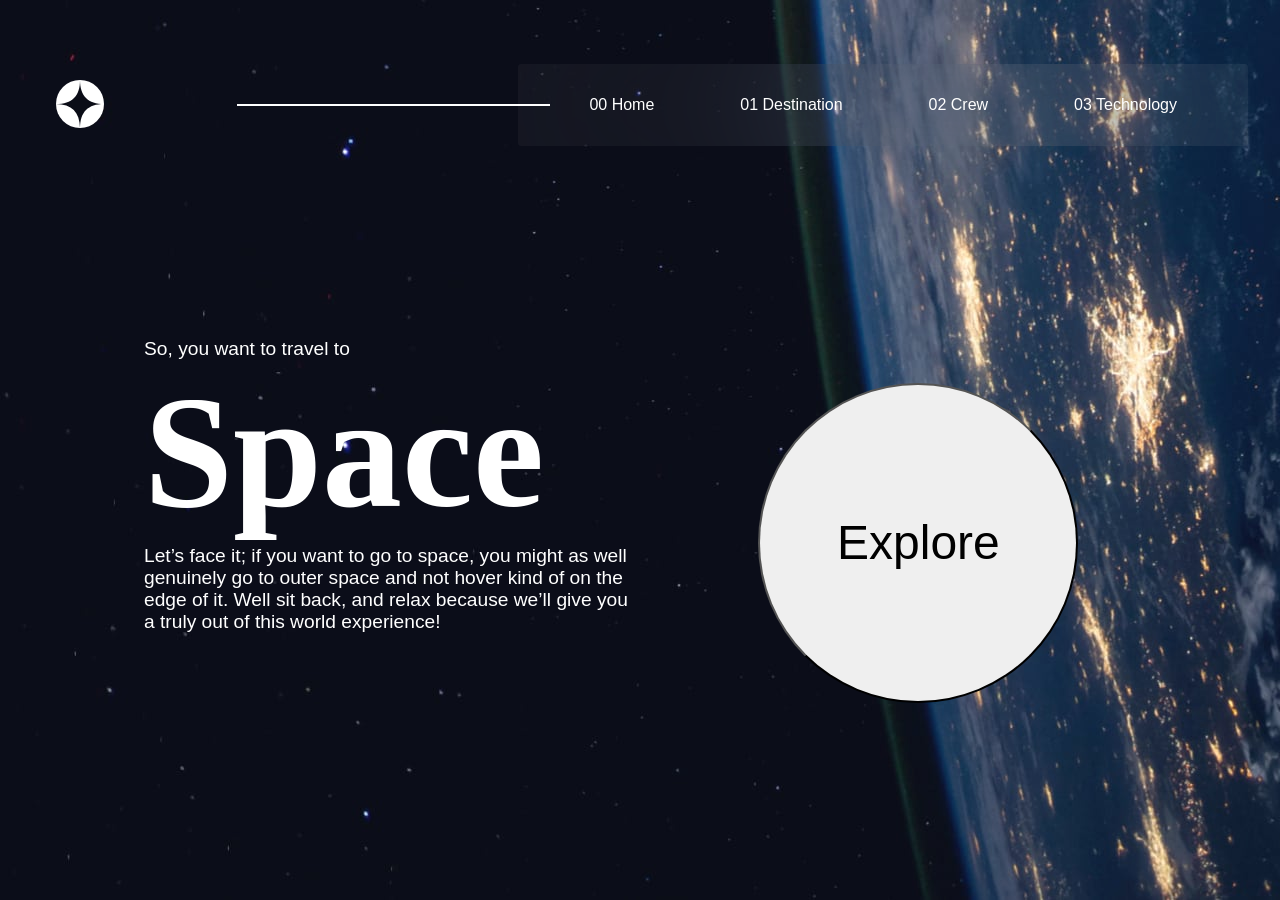
<file: starter-code/index.html>
<!DOCTYPE html>
<html lang="es">
<head>
  <meta charset="UTF-8">
  <meta http-equiv="X-UA-Compatible" content="IE=edge">
  <meta name="viewport" content="width=device-width, initial-scale=1.0">
  
  <title>Space tourism website</title>

  <!-- link icon_shortcut -->
  <link rel="icon" type="image/png" sizes="32x32" href="./assets/shared/logo.svg">

  <!-- link css/style.css -->
  <link rel="stylesheet" href="./assets/css/index.css">

</head>
<body>
  <header class="header__body">
    <figure class="content_left">
      <figcaption>
        <img src="./assets/shared/logo.svg" alt="logo_Space_tourism_website">
      </figcaption>
    </figure>
    
    <div class="line"></div>

    <nav class="content_rigth navBars">
      <ul class="navBars__list">
        <li class="navBars__list-item"><a href="./index.html">00 Home</a></li>
        <li class="navBars__list-item"><a href="./destination.html">01 Destination</a></li>
        <li class="navBars__list-item"><a href="./crew-commander.html">02 Crew</a></li>
        <li class="navBars__list-item"><a href="#">03 Technology</a></li>
      </ul>
    </nav>

  </header>

  <main class="content__body">
    <article class="content__main-article">
      <section class="section__left">
        <p>So, you want to travel to</p>

        <h2>Space</h2>
      
        <p>
          Let’s face it; if you want to go to space, you might as well genuinely go to 
          outer space and not hover kind of on the edge of it. Well sit back, and relax 
          because we’ll give you a truly out of this world experience!
        </p>

      </section>

      <section class="section__rigth">
        <button class="section__btn">Explore</button>
      </section>

    </article>

  </main>

</body>
</html>
</file>
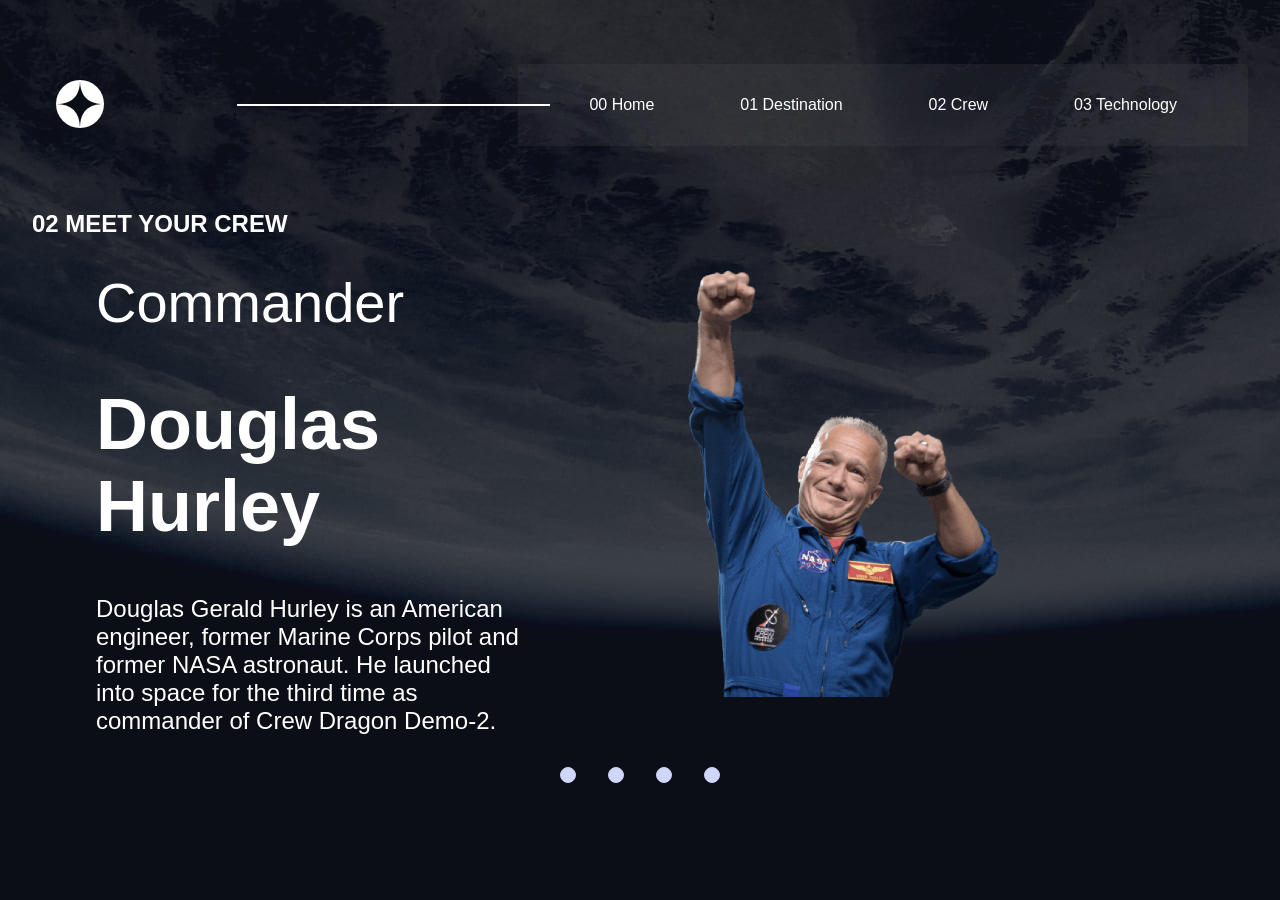
<file: starter-code/crew-commander.html>
<!DOCTYPE html>
<html lang="es">
<head>
  <meta charset="UTF-8">
  <meta http-equiv="X-UA-Compatible" content="IE=edge">
  <meta name="viewport" content="width=device-width, initial-scale=1.0">
  
  <title>Space tourism website</title>

  <!-- link icon_shortcut -->
  <link rel="icon" type="image/png" sizes="32x32" href="./assets/shared/logo.svg">

  <!-- link css/style.css -->
  <link rel="stylesheet" href="./assets/css/crew.css">
  
</head>
<body>
  <header class="header__body">
    <figure class="content_left">
      <figcaption>
        <img src="./assets/shared/logo.svg" alt="logo_Space_tourism_website">
      </figcaption>
    </figure>
    
    <div class="line"></div>

    <nav class="content_rigth navBars">
      <ul class="navBars__list">
        <li class="navBars__list-item"><a href="./index.html">00 Home</a></li>
        <li class="navBars__list-item"><a href="./destination.html">01 Destination</a></li>
        <li class="navBars__list-item"><a href="./crew-commander.html">02 Crew</a></li>
        <li class="navBars__list-item"><a href="#">03 Technology</a></li>
      </ul>
    </nav>

  </header>

  <main class="content__body">
    <div class="article-section__left-title">
      <h2>02 MEET YOUR CREW</h2>

    </div>

    <article class="content__main-article"> 
      <section class="article-section">
        <div class="section__left">
          <p class="sub_title">Commander</p>

          <h3 class="name">Douglas Hurley</h3>
  
          <p class="paragraph">
            Douglas Gerald Hurley is an American engineer, former Marine Corps pilot 
            and former NASA astronaut. He launched into space for the third time as 
            commander of Crew Dragon Demo-2.
          </p>

        </div>

        <figure class="section__right">
          <figcaption class="content_img">
            <img src="./assets/crew/image-douglas-hurley.png" alt="img__cssMentor" class="img" style="width: 90%;">

          </figcaption>

        </figure>

      </section>

      <div class="carrusel">
        <button type="button" class="btn btn__carrusel" id="commander"></button>
        <button type="button" class="btn btn__carrusel" id="engineer"></button>
        <button type="button" class="btn btn__carrusel" id="pilot"></button>
        <button type="button" class="btn btn__carrusel" id="specialist"></button>
      </div>

    </article>

  </main>

  <script src="./assets/js/crewChange.js"></script>
  
</body>
</html>
</file>
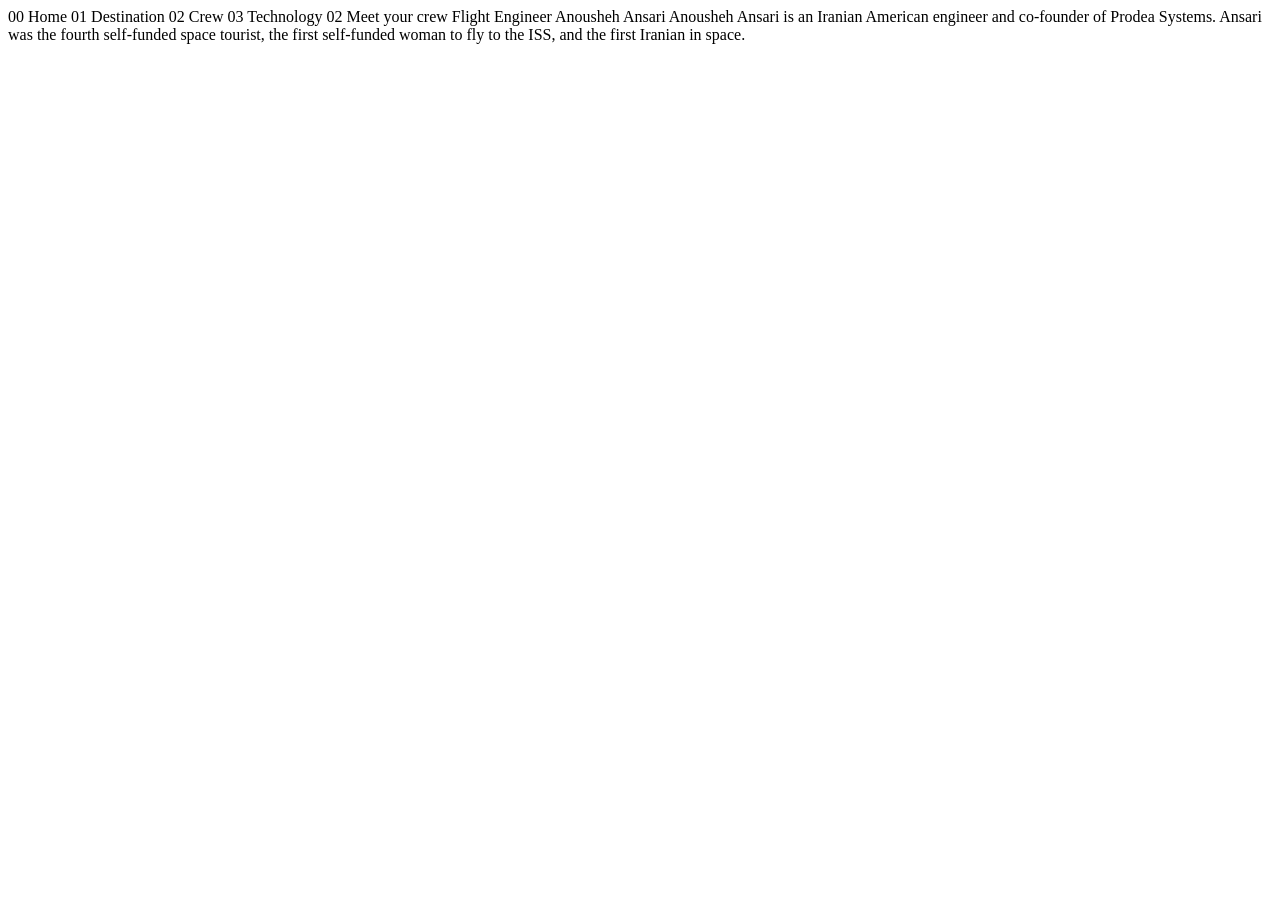
<file: starter-code/crew-engineer.html>
<!DOCTYPE html>
<html lang="en">
<head>
  <meta charset="UTF-8">
  <meta name="viewport" content="width=device-width, initial-scale=1.0">

  <link rel="icon" type="image/png" sizes="32x32" href="./assets/favicon-32x32.png">
  
  <title>Frontend Mentor | Space tourism website</title>
</head>
<body>

  00 Home
  01 Destination
  02 Crew
  03 Technology

  02 Meet your crew

  Flight Engineer
  Anousheh Ansari

  Anousheh Ansari is an Iranian American engineer and co-founder of Prodea Systems. 
  Ansari was the fourth self-funded space tourist, the first self-funded woman to 
  fly to the ISS, and the first Iranian in space. 
</body>
</html>
</file>
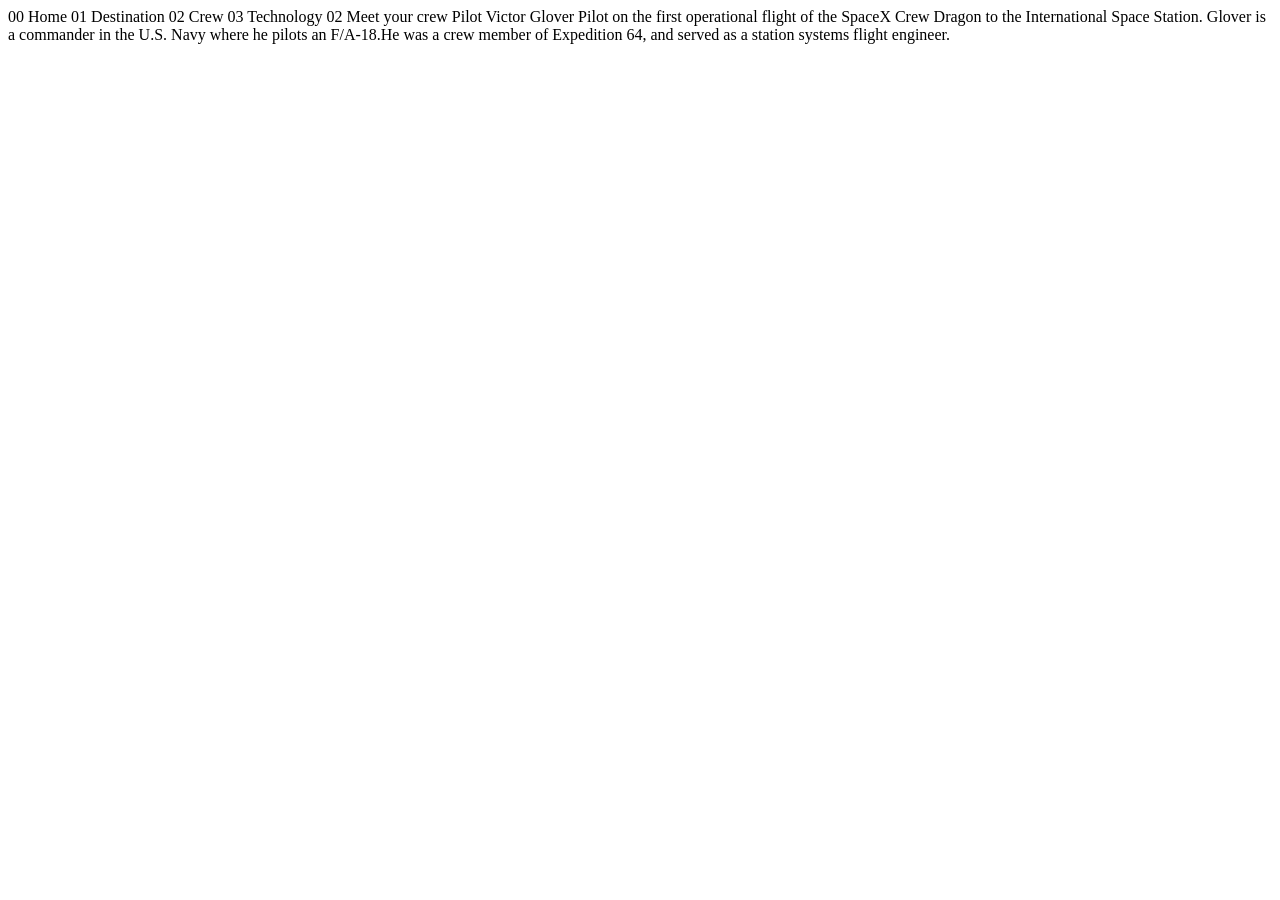
<file: starter-code/crew-pilot.html>
<!DOCTYPE html>
<html lang="en">
<head>
  <meta charset="UTF-8">
  <meta name="viewport" content="width=device-width, initial-scale=1.0">

  <link rel="icon" type="image/png" sizes="32x32" href="./assets/favicon-32x32.png">
  
  <title>Frontend Mentor | Space tourism website</title>
</head>
<body>

  00 Home
  01 Destination
  02 Crew
  03 Technology

  02 Meet your crew

  Pilot
  Victor Glover

  Pilot on the first operational flight of the SpaceX Crew Dragon to the 
  International Space Station. Glover is a commander in the U.S. Navy where 
  he pilots an F/A-18.He was a crew member of Expedition 64, and served as a 
  station systems flight engineer. 
</body>
</html>
</file>
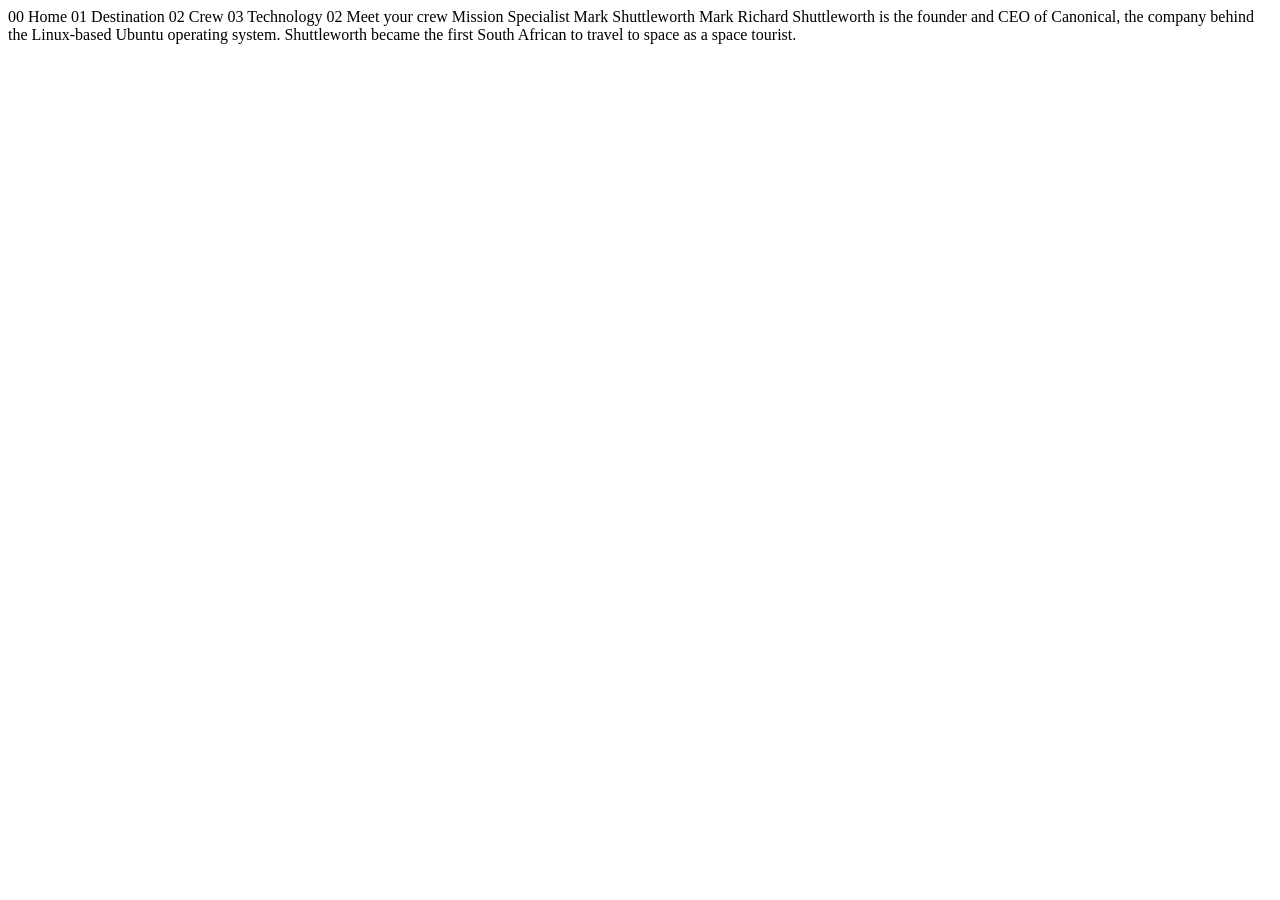
<file: starter-code/crew-specialist.html>
<!DOCTYPE html>
<html lang="en">
<head>
  <meta charset="UTF-8">
  <meta name="viewport" content="width=device-width, initial-scale=1.0">

  <link rel="icon" type="image/png" sizes="32x32" href="./assets/favicon-32x32.png">
  
  <title>Frontend Mentor | Space tourism website</title>
</head>
<body>

  00 Home
  01 Destination
  02 Crew
  03 Technology

  02 Meet your crew

  Mission Specialist
  Mark Shuttleworth

  Mark Richard Shuttleworth is the founder and CEO of Canonical, the company behind 
  the Linux-based Ubuntu operating system. Shuttleworth became the first South 
  African to travel to space as a space tourist.
</body>
</html>
</file>
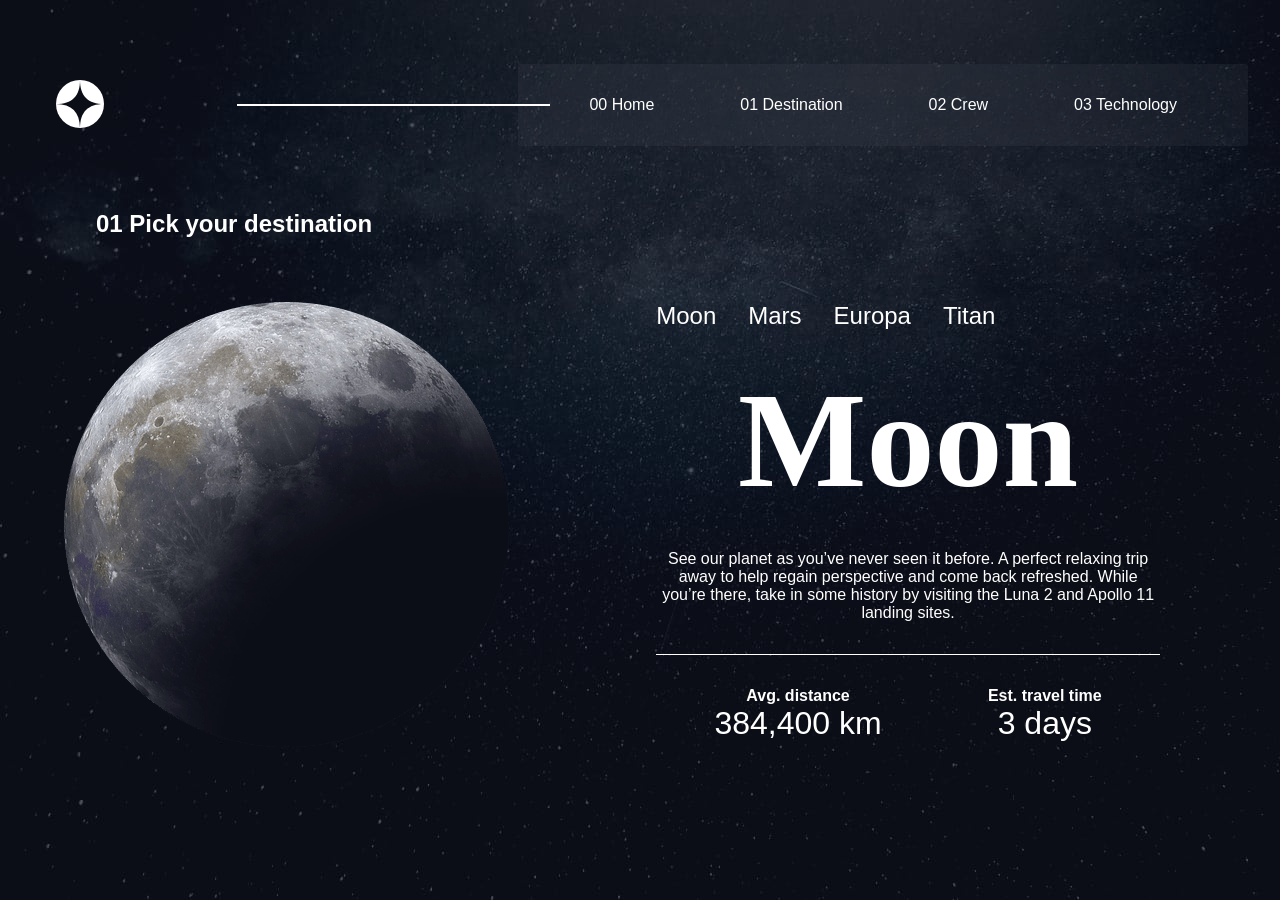
<file: starter-code/destination-moon.html>
<!DOCTYPE html>
<html lang="es">
<head>
  <meta charset="UTF-8">
  <meta http-equiv="X-UA-Compatible" content="IE=edge">
  <meta name="viewport" content="width=device-width, initial-scale=1.0">
  
  <title>Space tourism website</title>

  <!-- link icon_shortcut -->
  <link rel="icon" type="image/png" sizes="32x32" href="./assets/shared/logo.svg">

  <!-- link css/style.css -->
  <link rel="stylesheet" href="./assets/css/destination.css">
  
</head>
<body>

  <header class="header__body">
    <figure class="content_left">
      <figcaption>
        <img src="./assets/shared/logo.svg" alt="logo_Space_tourism_website">
      </figcaption>
    </figure>
    
    <div class="line"></div>

    <nav class="content_rigth navBars">
      <ul class="navBars__list">
        <li class="navBars__list-item"><a href="./index.html">00 Home</a></li>
        <li class="navBars__list-item"><a href="./destination-moon.html">01 Destination</a></li>
        <li class="navBars__list-item"><a href="#">02 Crew</a></li>
        <li class="navBars__list-item"><a href="#">03 Technology</a></li>
      </ul>
    </nav>

  </header>


  <main class="content__body">
    <article class="content__main-article">
      <section class="article-section">
        <div class="article-section__left-title">
          <h2>01 Pick your destination</h2>

        </div>

        <div class="article-section__body">
          <figure class="section__body_left">
            <figcaption id="content_img">
              <img src="./assets/destination/image-moon.png" alt="destination__image_moon" id="img">
  
            </figcaption>
  
          </figure>

          <div class="section__right-body">
            <nav class="section__right__body-header">
              <ul class="section__right__body-link">
                <li class="section__right__body_link-item"><button class="btn" type="button" id="moon">Moon</button></li>
  
                <li class="section__right__body_link-item"><button class="btn" type="button" id="mars">Mars</button></li>
  
                <li class="section__right__body_link-item"><button class="btn" type="button"  id="europa">Europa</button></li>
  
                <li class="section__right__body_link-item"><button class="btn" type="button"  id="titan">Titan</button></li>
  
              </ul>
  
            </nav>
  
            <div class="section__right__body-body">
              <h3 class="title">Moon</h3>
              
              <p class="parragraph">
                See our planet as you’ve never seen it before. A perfect relaxing trip away to help 
                regain perspective and come back refreshed. While you’re there, take in some history 
                by visiting the Luna 2 and Apollo 11 landing sites.
              </p>
              
              <div class="line"></div>
      
              <div class="section__footer">
                <div class="footer__left">
                  <h4>Avg. distance</h4>
                  <p>384,400 km</p>
                </div>
        
                <div class="footer__rigth">
                  <h4>Est. travel time</h4>
                  <p>3 days</p>
                  
                </div>

              </div>      
            
            </div>

          </div>

        </div>

      </section>

    </article>

  </main>

  <script src="./assets/js/destinationChange.js"></script>

</body>
</html>
</file>
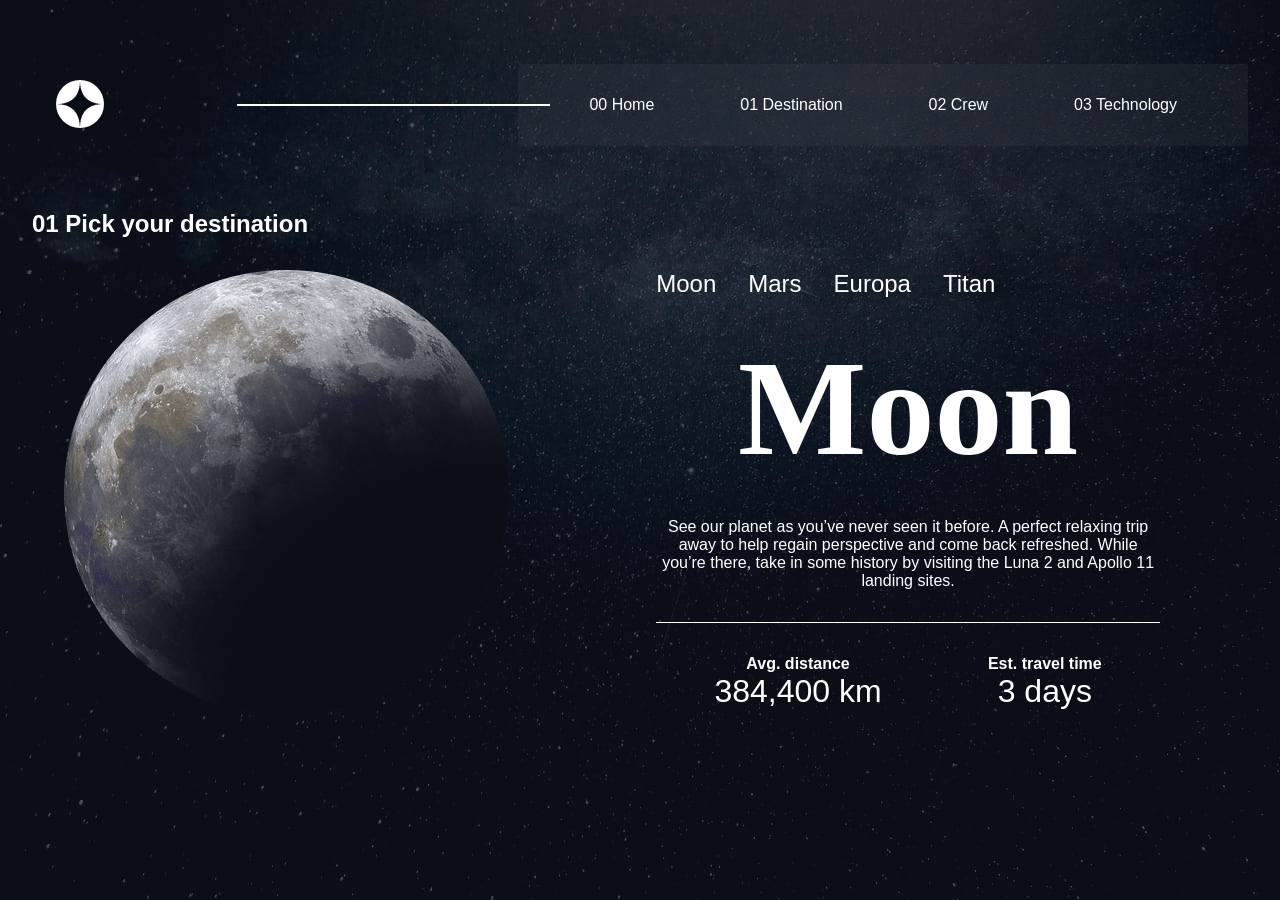
<file: starter-code/destination.html>
<!DOCTYPE html>
<html lang="es">
<head>
  <meta charset="UTF-8">
  <meta http-equiv="X-UA-Compatible" content="IE=edge">
  <meta name="viewport" content="width=device-width, initial-scale=1.0">
  
  <title>Space tourism website</title>

  <!-- link icon_shortcut -->
  <link rel="icon" type="image/png" sizes="32x32" href="./assets/shared/logo.svg">

  <!-- link css/style.css -->
  <link rel="stylesheet" href="./assets/css/destination.css">
  
</head>
<body>

  <header class="header__body">
    <figure class="content_left">
      <figcaption>
        <img src="./assets/shared/logo.svg" alt="logo_Space_tourism_website">
      </figcaption>
    </figure>
    
    <div class="line"></div>

    <nav class="content_rigth navBars">
      <ul class="navBars__list">
        <li class="navBars__list-item"><a href="./index.html">00 Home</a></li>
        <li class="navBars__list-item"><a href="./destination.html">01 Destination</a></li>
        <li class="navBars__list-item"><a href="./crew-commander.html">02 Crew</a></li>
        <li class="navBars__list-item"><a href="#">03 Technology</a></li>
      </ul>
    </nav>

  </header>


  <main class="content__body">
    <article class="content__main-article">
      <div class="article-section__left-title">
        <h2>01 Pick your destination</h2>

      </div>
      
      <section class="article-section">
          <div class="article-section__body">
            <figure class="section__body_left">
              <figcaption id="content_img">
                <img src="./assets/destination/image-moon.png" alt="destination__image_moon" id="img">
    
              </figcaption>
    
            </figure>

            <div class="section__right-body">
              <nav class="section__right__body-header">
                <ul class="section__right__body-link">
                  <li class="section__right__body_link-item"><button class="btn" type="button" id="moon">Moon</button></li>
    
                  <li class="section__right__body_link-item"><button class="btn" type="button" id="mars">Mars</button></li>
    
                  <li class="section__right__body_link-item"><button class="btn" type="button"  id="europa">Europa</button></li>
    
                  <li class="section__right__body_link-item"><button class="btn" type="button"  id="titan">Titan</button></li>
    
                </ul>
    
              </nav>
    
              <div class="section__right__body-body">
                <h3 class="title">Moon</h3>
                
                <p class="parragraph">
                  See our planet as you’ve never seen it before. A perfect relaxing trip away to help 
                  regain perspective and come back refreshed. While you’re there, take in some history 
                  by visiting the Luna 2 and Apollo 11 landing sites.
                </p>
                
                <div class="line"></div>
        
                <div class="section__footer">
                  <div class="footer__left">
                    <h4>Avg. distance</h4>
                    <p>384,400 km</p>
                  </div>
          
                  <div class="footer__rigth">
                    <h4>Est. travel time</h4>
                    <p>3 days</p>
                    
                  </div>

                </div>      
              
              </div>

            </div>

          </div>

      </section>

    </article>

  </main>

  <script src="./assets/js/destinationChange.js"></script>

</body>
</html>
</file>
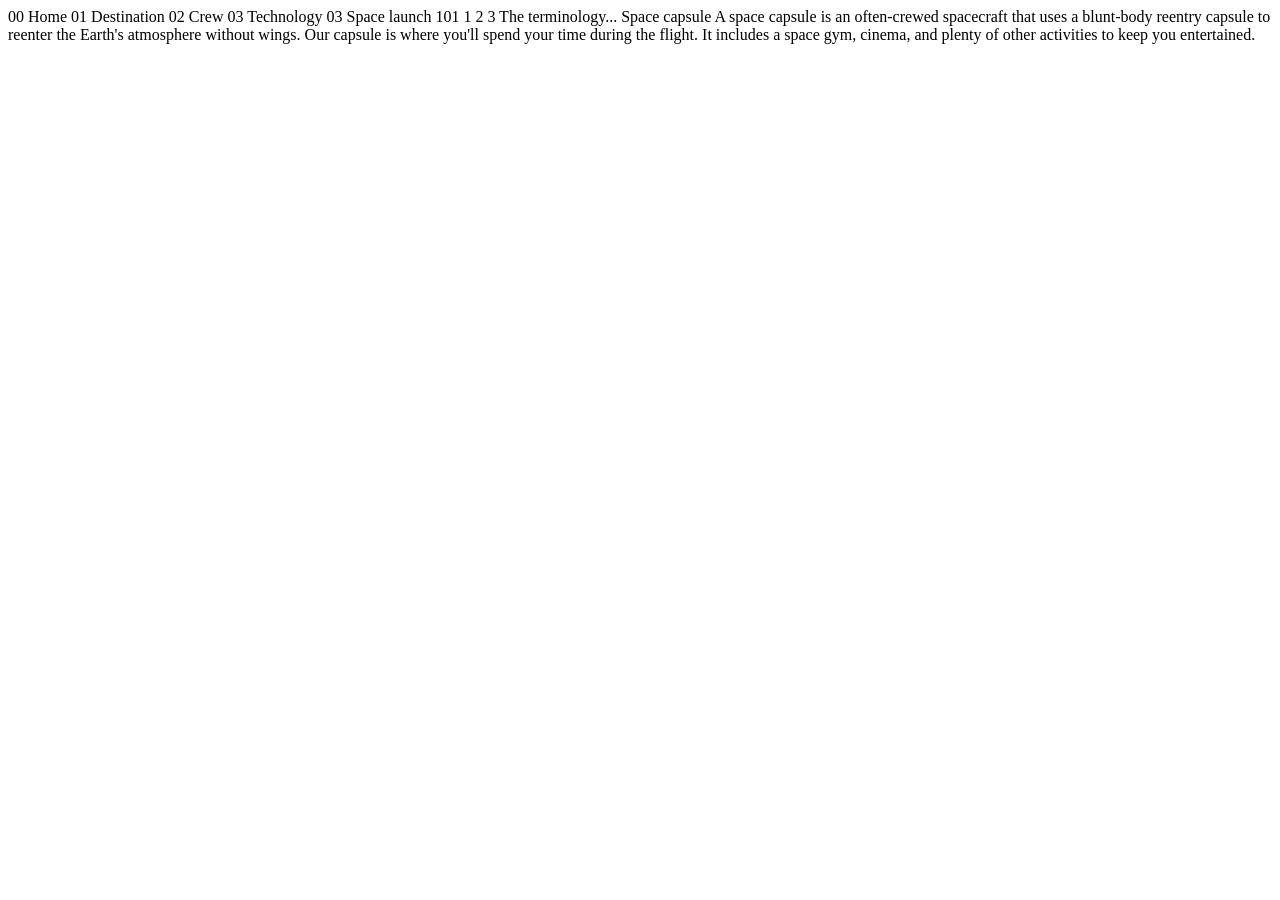
<file: starter-code/technology-capsule.html>
<!DOCTYPE html>
<html lang="en">
<head>
  <meta charset="UTF-8">
  <meta name="viewport" content="width=device-width, initial-scale=1.0">

  <link rel="icon" type="image/png" sizes="32x32" href="./assets/favicon-32x32.png">
  
  <title>Frontend Mentor | Space tourism website</title>
</head>
<body>

  00 Home
  01 Destination
  02 Crew
  03 Technology

  03 Space launch 101

  1
  2
  3

  The terminology...
  Space capsule

  A space capsule is an often-crewed spacecraft that uses a blunt-body reentry 
  capsule to reenter the Earth's atmosphere without wings. Our capsule is where 
  you'll spend your time during the flight. It includes a space gym, cinema, 
  and plenty of other activities to keep you entertained.
</body>
</html>
</file>
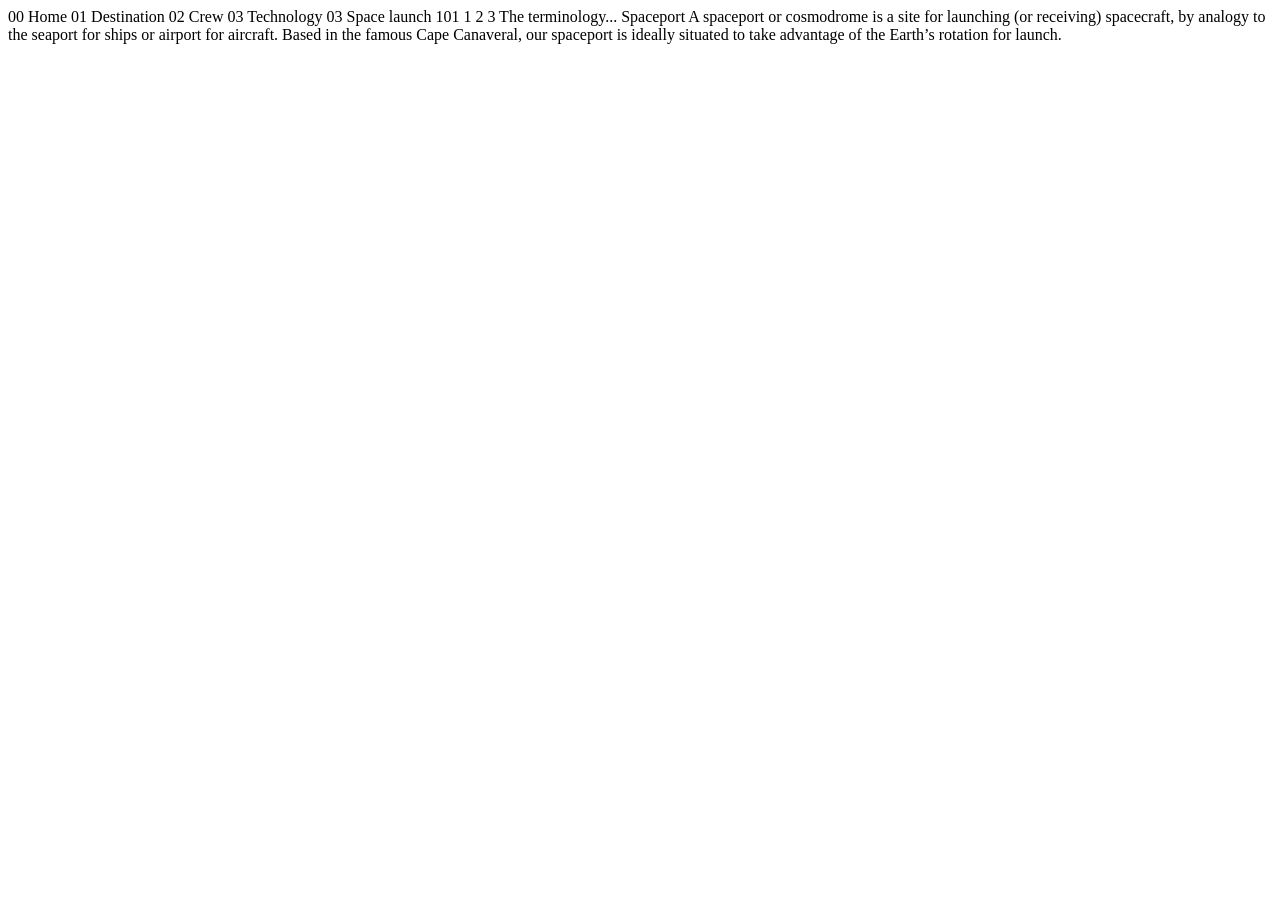
<file: starter-code/technology-spaceport.html>
<!DOCTYPE html>
<html lang="en">
<head>
  <meta charset="UTF-8">
  <meta name="viewport" content="width=device-width, initial-scale=1.0">

  <link rel="icon" type="image/png" sizes="32x32" href="./assets/favicon-32x32.png">
  
  <title>Frontend Mentor | Space tourism website</title>
</head>
<body>

  00 Home
  01 Destination
  02 Crew
  03 Technology

  03 Space launch 101

  1
  2
  3

  The terminology...
  Spaceport

  A spaceport or cosmodrome is a site for launching (or receiving) spacecraft, 
  by analogy to the seaport for ships or airport for aircraft. Based in the 
  famous Cape Canaveral, our spaceport is ideally situated to take advantage 
  of the Earth’s rotation for launch.
</body>
</html>
</file>
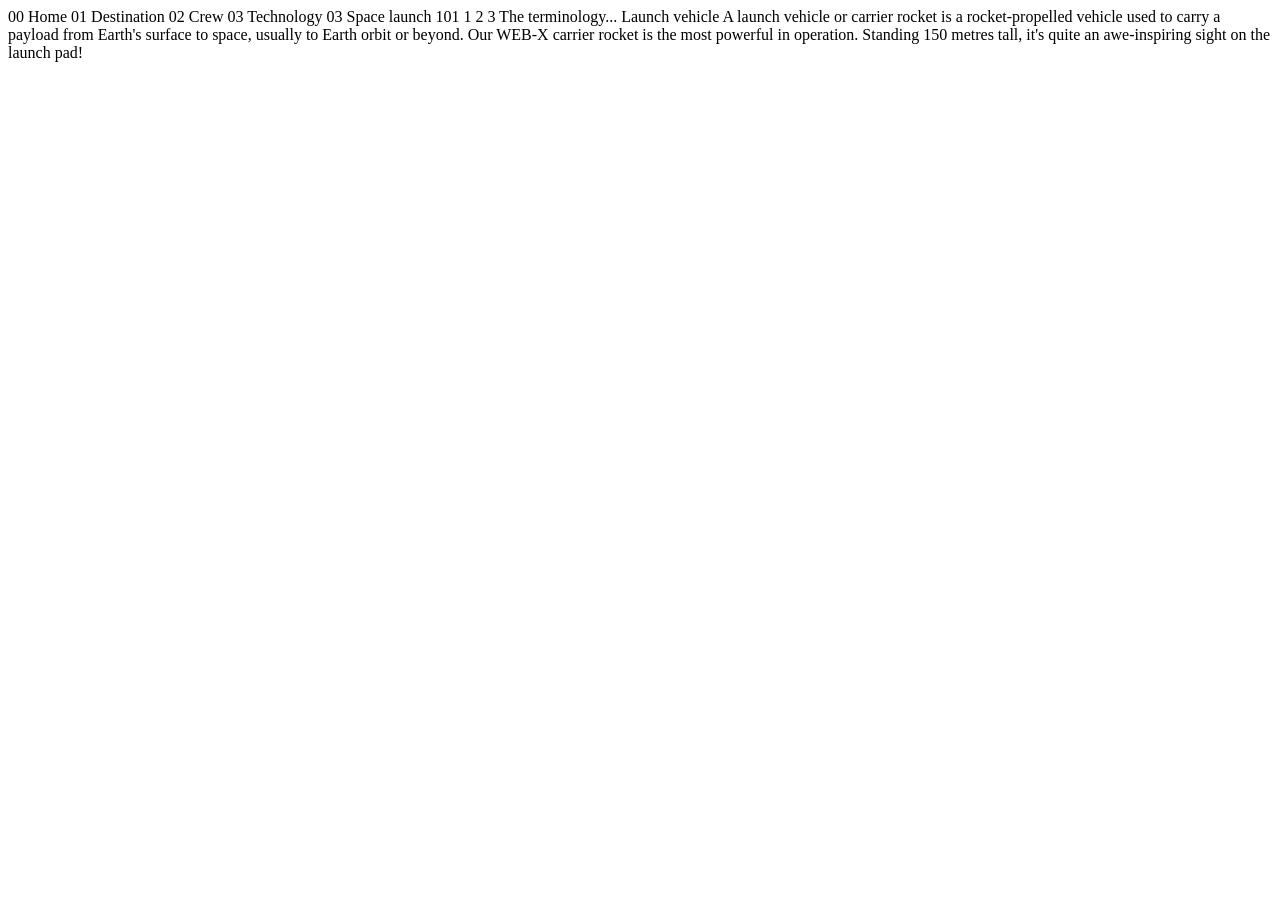
<file: starter-code/technology-vehicle.html>
<!DOCTYPE html>
<html lang="en">
<head>
  <meta charset="UTF-8">
  <meta name="viewport" content="width=device-width, initial-scale=1.0">

  <link rel="icon" type="image/png" sizes="32x32" href="./assets/favicon-32x32.png">
  
  <title>Frontend Mentor | Space tourism website</title>
</head>
<body>

  00 Home
  01 Destination
  02 Crew
  03 Technology

  03 Space launch 101

  1
  2
  3

  The terminology...
  Launch vehicle

  A launch vehicle or carrier rocket is a rocket-propelled vehicle used to carry a 
  payload from Earth's surface to space, usually to Earth orbit or beyond. Our 
  WEB-X carrier rocket is the most powerful in operation. Standing 150 metres tall, 
  it's quite an awe-inspiring sight on the launch pad!
</body>
</html>
</file>
<file: starter-code/assets/css/index.css>
*{
    list-style: none;
    font-style: none;
    box-sizing: border-box;
    padding: 0;
    margin: 0;
}

body{
    position: relative;
    font-family: Arial, Helvetica, sans-serif;
    background: url('../home/background-home-desktop.jpg');
    background-repeat: no-repeat;
    color: #fff;
    z-index: -10;
}

img{
    display: block;
    cursor: pointer;
}

/*HEADER*/
.header__body{
    /* width: 100%; */
    display: flex;
    flex-direction: row;
    justify-content: space-between;
    padding: 2rem 2rem 5rem 2rem;
}

.header__body .content_left{
    width: 40%;
    min-width: 30%;
    margin: 1rem auto;
    padding: 1rem 0;
}

.header__body .line{
    position: relative;
    width: 5%;
    height: 2px;
    min-width: 15rem;
    width: 29rem;
    top: 4.5rem;
    margin-left: -10rem;
    margin-right: -2rem;
    background-color: #fff;
    mix-blend-mode: normal;
    z-index: 50;
}

.header__body .content_left figcaption{
    width: 80%;
    min-width: 80%;
    margin: 1rem 1.5rem;
}

.header__body .content_rigth{
    width: 60%;
    min-width: 60%;
    background-color: rgba(255, 255, 255, 0.045);
    backdrop-filter: blur(90.5485px);
    border-radius: 3px;
    margin: 2rem auto;
    padding: 2rem;
    justify-content: center;
}


.header__body .content_rigth .navBars__list{
    display: flex;
    flex-direction: row;
    justify-content: space-around;
    gap: .5rem;
}

.header__body .content_rigth .navBars__list .navBars__list-item a{
    text-decoration: none;
    color: #fff;
    padding: 2rem;
    transition: border-bottom 600ms ease;
}

.header__body .content_rigth .navBars__list .navBars__list-item:hover a{
    text-decoration: none;
    color: #fff;
    padding: 2rem;
    border-bottom: 2px solid #fff;
}

.header__body .content_rigth .navBars__list .navBars__list-item:active a{
    text-decoration: none;
    color: #fff;
    padding: 2rem;
    border-bottom: 2px solid #fff;
}

/*MAIN*/

.content__body{
    min-width: 100%;
    padding: 5rem;
}

.content__body .content__main-article{
    display: flex;
    flex-direction: row;
    margin: 0 4rem 0 4rem;
    justify-content: space-evenly;
}

.content__body .content__main-article .section__left{
    width: 50%;
    font-size: 1.5rem;
    text-align: start;
    white-space: wrap;
}

.content__body .content__main-article .section__left h2{
    font-size: 10rem;
    font-family: Bellafair;
}

.content__body .content__main-article .section__left p{
    font-size: 1.2rem;
}

.content__body .content__main-article .section__rigth{
    width: 40%;
    height: 90%;
    margin: 1rem auto;
    padding: 1.8rem 1.5rem 1.8rem 4.3rem;
    transition: background 200ms ease, all 400ms ease;
}

.content__body .content__main-article .section__rigth .section__btn{
    height: 20rem;
    width: 20rem;
    margin: 0 auto;
    border-radius: 50%;
    font-size: 3rem;
    /* transition: all 400ms ease 400ms; */
}

.content__body .content__main-article .section__rigth:hover{
    border: 0 solid #000;
    height: 24rem;
    width: 24rem;
    border-radius: 50%;
    padding: 30px 25px 30px 30px;
    background-color: #000;    
}
</file>
<file: starter-code/assets/css/crew.css>
*{
    list-style: none;
    font-style: none;
    box-sizing: border-box;
    padding: 0;
    margin: 0;
}

body{
    height: 100%;
    width: 100%;
    position: relative;
    font-family: Arial, Helvetica, sans-serif;
    background: url('../crew/background-crew-desktop.jpg');
    background-repeat: no-repeat;
    color: #fff;
    z-index: -10;
}

img{
    display: block;
    cursor: pointer;
}

a{
    text-decoration: none;
    color: #fff;
}

/*HEADER*/
.header__body{
    /* width: 100%; */
    display: flex;
    flex-direction: row;
    justify-content: space-between;
    padding: 2rem 2rem 2rem 2rem;
}

.header__body .content_left{
    width: 40%;
    min-width: 30%;
    margin: 1rem auto;
    padding: 1rem 0;
}

.header__body .line{
    position: relative;
    width: 5%;
    height: 2px;
    min-width: 15rem;
    width: 29rem;
    top: 4.5rem;
    margin-left: -10rem;
    margin-right: -2rem;
    background-color: #fff;
    mix-blend-mode: normal;
    z-index: 50;
}

.header__body .content_left figcaption{
    width: 80%;
    min-width: 80%;
    margin: 1rem 1.5rem;
}

.header__body .content_rigth{
    width: 60%;
    min-width: 60%;
    background-color: rgba(255, 255, 255, 0.045);
    backdrop-filter: blur(90.5485px);
    border-radius: 3px;
    margin: 2rem auto;
    padding: 2rem;
    justify-content: center;
}


.header__body .content_rigth .navBars__list{
    display: flex;
    flex-direction: row;
    justify-content: space-around;
    gap: .5rem;
}

.header__body .content_rigth .navBars__list .navBars__list-item a{
    text-decoration: none;
    color: #fff;
    padding: 2rem;
    transition: border-bottom 600ms ease;
}

.header__body .content_rigth .navBars__list .navBars__list-item:hover a{
    text-decoration: none;
    color: #fff;
    padding: 2rem;
    border-bottom: 2px solid #fff;
}

.header__body .content_rigth .navBars__list .navBars__list-item:active a{
    text-decoration: none;
    color: #fff;
    padding: 2rem;
    border-bottom: 2px solid #fff;
}

/*MAIN*/

.content__body{
    width: 100%;
    display: flex;
    flex-direction: column;
    gap: 2rem;
    margin: 0 auto;
}

.content__body .content__main-article{
    width: 100%;
    display: flex;
    flex-direction: column;
    gap: 2rem;
    margin: 0 auto;
}

.content__body .article-section__left-title{
    font-size: 1.5rem;
    margin: auto 2rem;
}
.content__body .article-section__left-title h2{
    font-size: 1.5rem;
    text-align: start;
    margin: 0 auto;
}

.content__body .content__main-article .article-section{
    width: 85%;
    display: flex;
    flex-direction: row;
    margin: 0 auto;
    gap: 3rem;
}

.content__body .content__main-article .article-section .section__left{
    width: 40%;
    display: flex;
    flex-direction: column;
    gap: 3rem;

}

.content__body .content__main-article .article-section .section__left .sub_title{
    font-size: 3.5rem;
}

.content__body .content__main-article .article-section .section__left h3{
    font-size: 4.5rem;
}

.content__body .content__main-article .article-section .section__left .paragraph{
    font-size: 1.5rem;
}

.content__body .content__main-article .article-section .section__right{
    width: 40%;
    margin-left: 4rem;
    
}

.content__body .content__main-article .article-section .section__right .content_img{
    width: 80%;
    margin: 0 auto;

}

.content__body .content__main-article .article-section .section__right .content_img img{
    width: 100%;
}

.content__body .content__main-article .carrusel{
    justify-content: center;
    display: flex;
    flex-direction: row;
    gap: 2rem;
}

.content__body .content__main-article .carrusel .btn{
    background: #d0d6f9;
    color: #d0d6f9;
    border: 1px solid #d0d6f9;
    border-radius: 50%;
    padding: 7px;
}

.content__body .content__main-article .carrusel .btn:hover{
    background-color: #fff;
    color: #fff;
    border: 1px solid #fff;
    padding: 7px;
}

.content__body .content__main-article .carrusel .btn:active{
    background-color: #fff;
    color: #fff;
    border: 1px solid #fff;
    padding: 7px;
}
</file>
<file: starter-code/assets/css/destination.css>
*{
    list-style: none;
    font-style: none;
    box-sizing: border-box;
    padding: 0;
    margin: 0;
}

body{
    height: 100%;
    width: 100%;
    position: relative;
    font-family: Arial, Helvetica, sans-serif;
    background: url('../destination/background-destination-desktop.jpg');
    background-repeat: no-repeat;
    color: #fff;
    z-index: -10;
}

img{
    display: block;
    cursor: pointer;
}

a{
    text-decoration: none;
    color: #fff;
}

/*HEADER*/
.header__body{
    /* width: 100%; */
    display: flex;
    flex-direction: row;
    justify-content: space-between;
    padding: 2rem 2rem 2rem 2rem;
}

.header__body .content_left{
    width: 40%;
    min-width: 30%;
    margin: 1rem auto;
    padding: 1rem 0;
}

.header__body .line{
    position: relative;
    width: 5%;
    height: 2px;
    min-width: 15rem;
    width: 29rem;
    top: 4.5rem;
    margin-left: -10rem;
    margin-right: -2rem;
    background-color: #fff;
    mix-blend-mode: normal;
    z-index: 50;
}

.header__body .content_left figcaption{
    width: 80%;
    min-width: 80%;
    margin: 1rem 1.5rem;
}

.header__body .content_rigth{
    width: 60%;
    min-width: 60%;
    background-color: rgba(255, 255, 255, 0.045);
    backdrop-filter: blur(90.5485px);
    border-radius: 3px;
    margin: 2rem auto;
    padding: 2rem;
    justify-content: center;
}


.header__body .content_rigth .navBars__list{
    display: flex;
    flex-direction: row;
    justify-content: space-around;
    gap: .5rem;
}

.header__body .content_rigth .navBars__list .navBars__list-item a{
    text-decoration: none;
    color: #fff;
    padding: 2rem;
    transition: border-bottom 600ms ease;
}

.header__body .content_rigth .navBars__list .navBars__list-item:hover a{
    text-decoration: none;
    color: #fff;
    padding: 2rem;
    border-bottom: 2px solid #fff;
}

.header__body .content_rigth .navBars__list .navBars__list-item:active a{
    text-decoration: none;
    color: #fff;
    padding: 2rem;
    border-bottom: 2px solid #fff;
}

/*MAIN*/

.content__body{
    width: 100%;
    /* margin: 0; */
}

.content__body .content__main-article{
    width: 100%;
    display: flex;
    flex-direction: column;
    gap: 2rem;
    margin: 0 auto;
    text-align: center;
}

.content__body .content__main-article .article-section__left-title{
    font-size: 1.5rem;
    margin: auto 2rem;
}
.content__body .content__main-article .article-section__left-title h2{
    font-size: 1.5rem;
    text-align: start;
    margin: 0 auto;
}

.content__body .content__main-article .article-section{
    width: 90%;
    display: flex;
    flex-direction: column;
    margin: 0 auto;
    gap: 4rem;
}

.content__body .content__main-article .article-section .article-section__body{
    display: flex;
    flex-direction: row;
    gap: 2rem;
    justify-content: space-around;
    
}

.content__body .content__main-article .article-section .article-section__body .section__right-body{
    display: flex;
    flex-direction: column;
    padding: 0 0 0 10%;
    gap: 2rem;
}

.content__body .content__main-article .article-section .article-section__body .section__right-body .section__right__body-header .section__right__body-link{
    display: flex;
    flex-direction: row;
    gap: 2rem;
}

.content__body .content__main-article .article-section .article-section__body .section__right-body .section__right__body-header .section__right__body-link .section__right__body_link-item  .btn{
    font-size: 1.5rem;
    background: none;
    /* padding-left: 10px; */
    border: none;
    color: #fff;
    transition: all 700ms ease;
}

.content__body .content__main-article .article-section .article-section__body .section__right-body .section__right__body-header .section__right__body-link .section__right__body_link-item:hover  .btn{
    font-size: 1.5rem;
    padding-left: 10px;
    border-left: .5rem solid #fff;
}

.content__body .content__main-article .article-section .article-section__body .section__right-body .section__right__body-body{
    display: flex;
    flex-direction: column;
    gap: 2rem;
    width: 90%;
}

.content__body .content__main-article .article-section .article-section__body .section__right-body .section__right__body-body h3{
    font-size: 8.5rem;
    font-family: Bellafair;
}

.content__body .content__main-article .article-section .article-section__body .section__right-body .section__right__body-body p{
    text-align: center;
    font-size: 1rem;
}

.content__body .content__main-article .article-section .article-section__body .section__right-body .section__right__body-body .line{
    height: 1px;
    background: #fff;
}

.content__body .content__main-article .article-section .article-section__body .section__right-body .section__right__body-body .section__footer {
    display: flex;
    flex-direction: row;
    gap: 3rem;
    justify-content: space-evenly;
}

.content__body .content__main-article .article-section .article-section__body .section__right-body .section__right__body-body .section__footer .footer__left{
    font-size: 1rem;
}

.content__body .content__main-article .article-section .article-section__body .section__right-body .section__right__body-body .section__footer .footer__left p{
    font-size: 2rem;
}

.content__body .content__main-article .article-section .article-section__body .section__right-body .section__right__body-body .section__footer .footer__rigth{
    font-size: 1rem;
}

.content__body .content__main-article .article-section .article-section__body .section__right-body .section__right__body-body .section__footer .footer__rigth p{
    font-size: 2rem;
}
</file>
